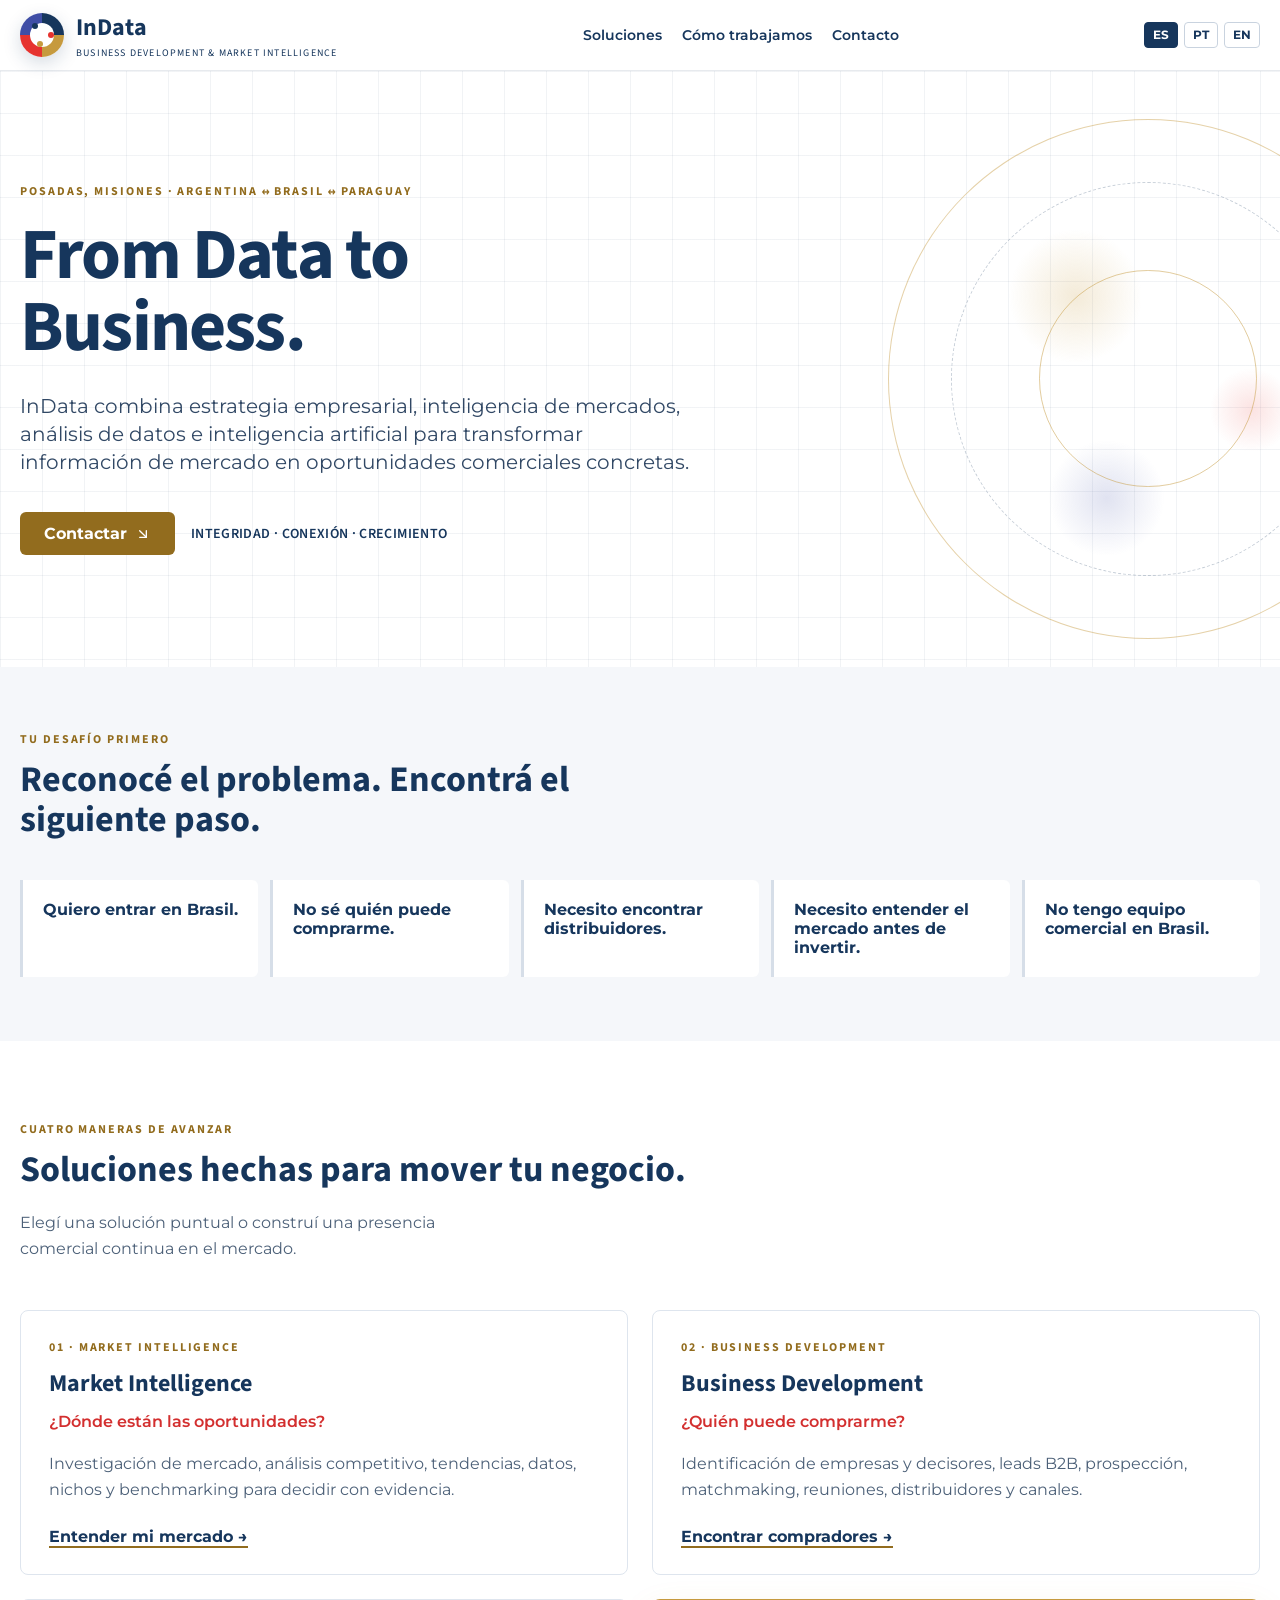
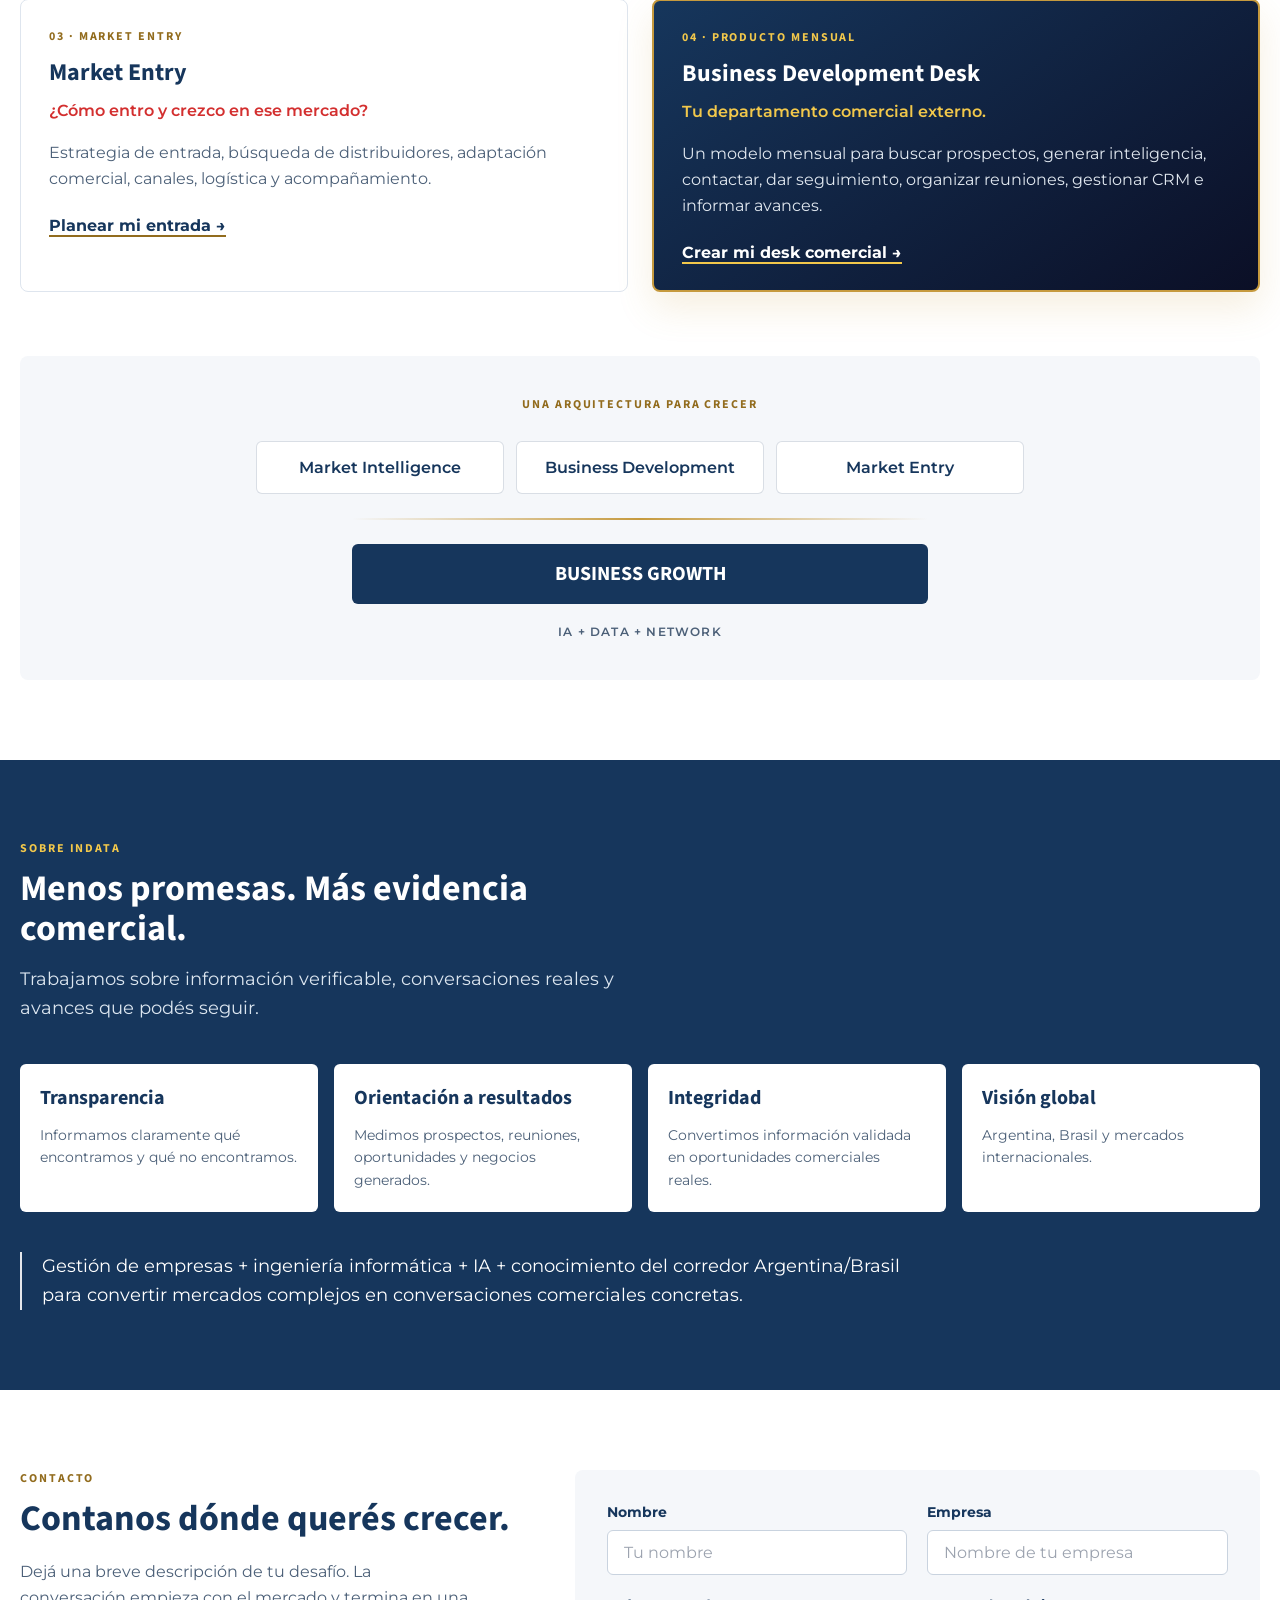
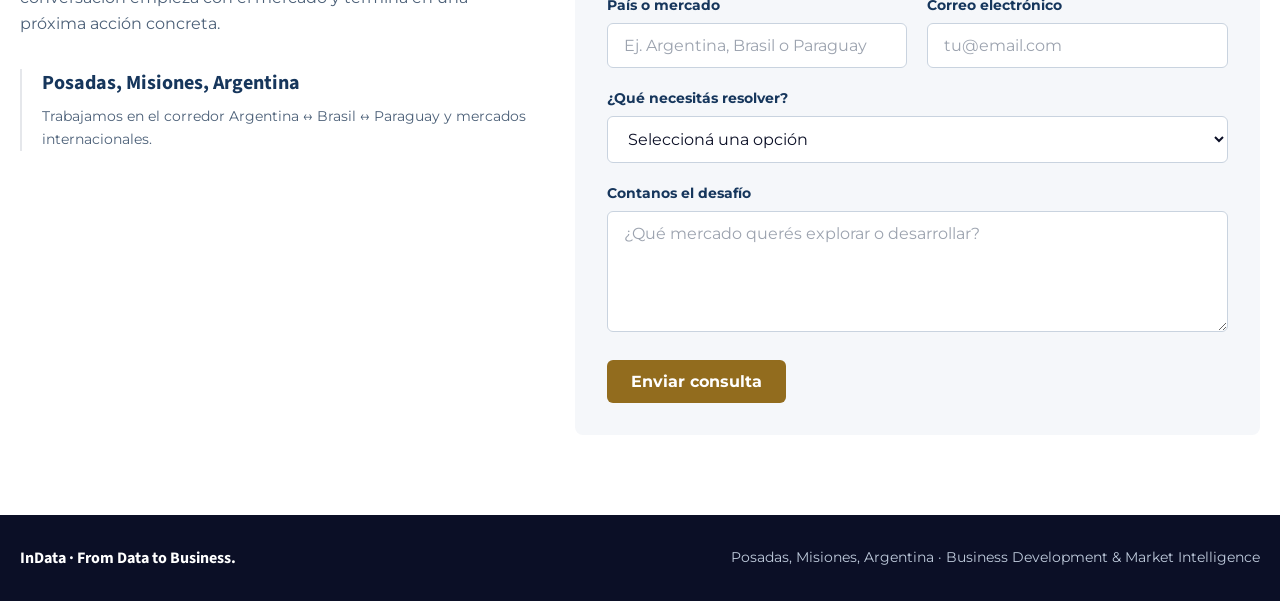
<file: index.html>
<!DOCTYPE html>
<html lang="es" class="scroll-smooth">
<head>
  <meta charset="UTF-8">
  <meta name="viewport" content="width=device-width, initial-scale=1.0">
  <title>InData — Business Development &amp; Market Intelligence | Posadas, Misiones</title>
  <meta name="description" content="Estrategia comercial e inteligencia de mercados con sede en Posadas, Misiones. Conectamos oportunidades entre Argentina, Brasil y Paraguay.">
  
  <!-- Meta Etiquetas Geográficas (SEO Local Posadas, Misiones) -->
  <meta name="geo.region" content="AR-N">
  <meta name="geo.placename" content="Posadas, Misiones, Argentina">
  <meta name="geo.position" content="-27.367083;-55.896083">
  <meta name="ICBM" content="-27.367083, -55.896083">

  <!-- Preconexiones a Fuentes de Google -->
  
  <!-- NUEVA ESTRUCTURA OPTIMIZADA: -->
  <link rel="preconnect" href="https://fonts.googleapis.com">
  <link rel="preconnect" href="https://fonts.gstatic.com" crossorigin>
  <link rel="preload" as="style" href="https://fonts.googleapis.com/css2?family=Montserrat:wght@400;600;700&family=Source+Sans+Pro:wght@400;600;700&display=swap">
  <link rel="stylesheet" href="https://fonts.googleapis.com/css2?family=Montserrat:wght@400;600;700&family=Source+Sans+Pro:wght@400;600;700&display=swap">
  

  <!-- Tailwind CSS cargado síncronamente para evitar saltos de Maquetación (CLS) -->
  <!script src="https://cdn.tailwindcss.com"><!/script>
  <link rel="stylesheet" href="./css/styles.min.css">

  <!-- Esquema de Organización Local (JSON-LD) -->
  <script type="application/ld+json">
  {
    "@context": "https://schema.org",
    "@type": "ProfessionalService",
    "name": "InData",
    "url": "https://www.indataglobal.com.ar",
    "description": "Business Development & Market Intelligence en el corredor Argentina, Brasil y Paraguay.",
    "address": {
      "@type": "PostalAddress",
      "addressLocality": "Posadas",
      "addressRegion": "Misiones",
      "addressCountry": "AR"
    },
    "geo": {
      "@type": "GeoCoordinates",
      "latitude": -27.367083,
      "longitude": -55.896083
    },
    "areaServed": [
      "Posadas",
      "Misiones",
      "Argentina",
      "Brasil",
      "Paraguay"
    ]
  }
  </script>

  <style>
    :root {
      --navy: #16365C;
      --deep: #0B0F26;
      --gold: #C69A3E;
      --gold-accessible: #926C1E; /* Accesibilidad WCAG AA para fuentes claras */
      --red: #E6332F;
      --paper: #FFFFFF;
      --mist: #F5F7FA;
    }

    * { box-sizing: border-box; }
    
    /* Reserva explícita de layout para prevenir CLS durante renderizado */
    html, body {
      margin: 0;
      width: 100%;
      min-height: 100vh;
      font-family: "Montserrat", sans-serif;
      color: var(--deep);
      overflow-x: hidden;
      background-color: #FFFFFF;
    }

    .brand-font { font-family: "Source Sans Pro", sans-serif; }
    .section-anchor { scroll-margin-top: 88px; }

    .site-header {
      background: rgba(255, 255, 255, 0.93);
      backdrop-filter: blur(14px);
      border-bottom: 1px solid rgba(22, 54, 92, 0.10);
      min-height: 68px; /* Previene movimiento del header */
    }

    .brand-symbol {
      width: 44px; height: 44px; border-radius: 50%;
      position: relative; overflow: hidden; flex: 0 0 auto;
      box-shadow: 0 6px 18px rgba(22, 54, 92, 0.18);
      background: conic-gradient(var(--navy) 0 25%, var(--gold) 25% 50%, var(--red) 50% 75%, #3F4EA6 75% 100%);
    }
    .brand-symbol::after {
      content: ""; position: absolute; inset: 10px; border-radius: 50%;
      background: white;
    }
    .brand-symbol .node {
      position: absolute; z-index: 2; width: 6px; height: 6px; border-radius: 50%; background: var(--navy);
    }
    .brand-symbol .n1 { left: 12px; top: 10px; }
    .brand-symbol .n2 { right: 10px; top: 19px; background: var(--red); }
    .brand-symbol .n3 { left: 17px; bottom: 10px; background: var(--gold); }

    .hero-grid {
      background-image:
        linear-gradient(rgba(22, 54, 92, .06) 1px, transparent 1px),
        linear-gradient(90deg, rgba(22, 54, 92, .06) 1px, transparent 1px);
      background-size: 42px 42px;
      min-height: 400px; /* Previene colapso del Hero antes de cargar clases */
    }
    
    .hero-orbit {
      width: min(48vw, 520px); aspect-ratio: 1; border-radius: 50%;
      position: absolute; right: -10vw; top: 8%;
      border: 1px solid rgba(198, 154, 62, .45);
      background: radial-gradient(circle at 36% 34%, rgba(198, 154, 62, .20), transparent 14%),
        radial-gradient(circle at 70% 56%, rgba(230, 51, 47, .14), transparent 9%),
        radial-gradient(circle at 42% 73%, rgba(63, 78, 166, .16), transparent 12%);
      animation: drift 9s ease-in-out infinite;
    }
    .hero-orbit::before, .hero-orbit::after {
      content: ""; position: absolute; border-radius: 50%; inset: 12%;
      border: 1px dashed rgba(22, 54, 92, .24);
    }
    .hero-orbit::after { inset: 29%; border-style: solid; border-color: rgba(198, 154, 62, .50); }
    @keyframes drift { 50% { transform: translate(-14px, 16px) rotate(8deg); } }

    .eyebrow {
      letter-spacing: .16em;
      text-transform: uppercase;
      font-family: "Source Sans Pro", sans-serif;
      font-weight: 700;
      font-size: .75rem;
    }

    .eyebrow-accessible {
      color: var(--gold-accessible);
    }

    .question-link {
      border-left: 3px solid #D6DEE8;
      transition: all .22s ease;
    }
    .question-link:hover, .question-link:focus-visible {
      border-left-color: var(--gold);
      background: #fff;
      transform: translateX(4px);
    }

    .solution-card {
      border: 1px solid #DEE5EE;
      transition: transform .25s ease, box-shadow .25s ease;
    }
    .solution-card:hover { transform: translateY(-5px); box-shadow: 0 16px 40px rgba(22, 54, 92, .12); }
    .desk-card {
      border: 2px solid var(--gold);
      box-shadow: 0 16px 36px rgba(198, 154, 62, .16);
      background: linear-gradient(145deg, #16365C, #0B0F26);
    }

    .architecture-line {
      height: 2px; background: linear-gradient(90deg, transparent, var(--gold), transparent);
    }
    .arch-pill {
      border: 1px solid rgba(22, 54, 92, .16);
      background: #fff;
    }

    .focus-ring:focus-visible, button:focus-visible, a:focus-visible, select:focus-visible, input:focus-visible, textarea:focus-visible {
      outline: 3px solid rgba(198, 154, 62, .55);
      outline-offset: 3px;
    }

    @media (max-width: 760px) {
      .desktop-nav { display: none; }
      .hero-orbit { width: 92vw; right: -30vw; top: 13%; opacity: .65; }
    }
  </style>
</head>

<body class="w-full">
  <header class="site-header sticky top-0 z-30">
    <div class="w-full max-w-7xl mx-auto px-5 py-3 flex items-center justify-between gap-4">
      <a href="#inicio" class="flex items-center gap-3 focus-ring rounded-md" aria-label="InData inicio">
        <div class="brand-symbol" aria-hidden="true">
          <span class="node n1"></span>
          <span class="node n2"></span>
          <span class="node n3"></span>
        </div>
        <div class="leading-none">
          <div class="brand-font font-bold text-2xl text-[#16365C]">InData</div>
          <div class="brand-font text-[10px] tracking-[.12em] uppercase text-[#16365C] mt-1">Business Development &amp; Market Intelligence</div>
        </div>
      </a>
      
      <nav class="desktop-nav" aria-label="Navegación principal">
        <ul class="flex items-center gap-5 text-sm font-semibold text-[#16365C]">
          <li><a class="focus-ring rounded hover:text-[#C69A3E] transition" href="#soluciones" data-i18n="nav_solutions">Soluciones</a></li>
          <li><a class="focus-ring rounded hover:text-[#C69A3E] transition" href="#metodo" data-i18n="nav_method">Cómo trabajamos</a></li>
          <li><a class="focus-ring rounded hover:text-[#C69A3E] transition" href="#contacto" data-i18n="nav_contact">Contacto</a></li>
        </ul>
      </nav>
      
      <div class="flex items-center gap-1.5">
        <button id="language-es" type="button" class="focus-ring rounded px-2 py-1 text-xs font-bold text-white border border-[#16365C] bg-[#16365C]" aria-pressed="true">ES</button>
        <button id="language-pt" type="button" class="focus-ring rounded px-2 py-1 text-xs font-bold text-[#16365C] border border-[#C9D3DF]" aria-pressed="false">PT</button>
        <button id="language-en" type="button" class="focus-ring rounded px-2 py-1 text-xs font-bold text-[#16365C] border border-[#C9D3DF]" aria-pressed="false">EN</button>
      </div>
    </div>
  </header>

  <main>
    <section id="inicio" class="section-anchor hero-grid relative overflow-hidden">
      <div class="hero-orbit" aria-hidden="true"></div>
      <div class="w-full max-w-7xl mx-auto px-5 pt-20 pb-20 md:pt-28 md:pb-28 relative">
        <div class="max-w-3xl">
          <div class="eyebrow eyebrow-accessible mb-5">Posadas, Misiones · Argentina ↔ Brasil ↔ Paraguay</div>
          <h1 class="brand-font font-bold text-[#16365C] text-5xl md:text-7xl leading-[.95] tracking-tight max-w-2xl">From Data to Business.</h1>
          <p class="mt-7 text-lg md:text-xl leading-relaxed text-[#314865] max-w-2xl" data-i18n="hero_desc">InData combina estrategia empresarial, inteligencia de mercados, análisis de datos e inteligencia artificial para transformar información de mercado en oportunidades comerciales concretas.</p>
          <div class="mt-9 flex flex-wrap items-center gap-4">
            <a class="focus-ring inline-flex items-center gap-2 rounded-md px-6 py-3 font-bold text-white bg-[#926C1E] hover:bg-[#785717] transition" href="#contacto">
              <span data-i18n="hero_cta">Contactar</span>
              <!-- SVG Inline nativo (sin depender de scripts externos) -->
              <svg xmlns="http://www.w3.org/2000/svg" class="w-4 h-4" viewBox="0 0 24 24" fill="none" stroke="currentColor" stroke-width="2" stroke-linecap="round" stroke-linejoin="round" aria-hidden="true"><line x1="7" y1="7" x2="17" y2="17"></line><polyline points="17 7 17 17 7 17"></polyline></svg>
            </a>
            <p class="brand-font font-semibold text-sm tracking-wide text-[#16365C]" data-i18n="hero_pillars">INTEGRIDAD · CONEXIÓN · CRECIMIENTO</p>
          </div>
        </div>
      </div>
    </section>

    <section class="section-anchor bg-[#F5F7FA] py-16 md:py-20">
      <div class="w-full max-w-7xl mx-auto px-5">
        <div class="max-w-2xl mb-10">
          <p class="eyebrow eyebrow-accessible mb-3" data-i18n="questions_eyebrow">Tu desafío primero</p>
          <h2 class="brand-font font-bold text-3xl md:text-4xl text-[#16365C]" data-i18n="questions_title">Reconocé el problema. Encontrá el siguiente paso.</h2>
        </div>
        <div class="grid md:grid-cols-2 lg:grid-cols-5 gap-3">
          <a href="#market-entry" class="question-link focus-ring rounded-r-md p-5 bg-white font-bold text-[#16365C]" data-i18n="q1">Quiero entrar en Brasil.</a>
          <a href="#business-development" class="question-link focus-ring rounded-r-md p-5 bg-white font-bold text-[#16365C]" data-i18n="q2">No sé quién puede comprarme.</a>
          <a href="#business-development" class="question-link focus-ring rounded-r-md p-5 bg-white font-bold text-[#16365C]" data-i18n="q3">Necesito encontrar distribuidores.</a>
          <a href="#market-intelligence" class="question-link focus-ring rounded-r-md p-5 bg-white font-bold text-[#16365C]" data-i18n="q4">Necesito entender el mercado antes de invertir.</a>
          <a href="#business-desk" class="question-link focus-ring rounded-r-md p-5 bg-white font-bold text-[#16365C]" data-i18n="q5">No tengo equipo comercial en Brasil.</a>
        </div>
      </div>
    </section>

    <section id="soluciones" class="section-anchor py-20">
      <div class="w-full max-w-7xl mx-auto px-5">
        <div class="flex flex-col md:flex-row md:items-end justify-between gap-5 mb-12">
          <div>
            <p class="eyebrow eyebrow-accessible mb-3" data-i18n="sol_eyebrow">Cuatro maneras de avanzar</p>
            <h2 class="brand-font font-bold text-3xl md:text-4xl text-[#16365C]" data-i18n="sol_title">Soluciones hechas para mover tu negocio.</h2>
          </div>
          <p class="max-w-md leading-relaxed text-[#4C6078]" data-i18n="sol_desc">Elegí una solución puntual o construí una presencia comercial continua en el mercado.</p>
        </div>
        
        <div class="grid md:grid-cols-2 gap-6">
          <article id="market-intelligence" class="solution-card section-anchor rounded-lg bg-white p-7">
            <p class="eyebrow eyebrow-accessible">01 · MARKET INTELLIGENCE</p>
            <h3 class="brand-font font-bold text-2xl text-[#16365C] mt-3">Market Intelligence</h3>
            <p class="mt-3 font-semibold text-[#D32F2F]" data-i18n="s1_sub">¿Dónde están las oportunidades?</p>
            <p class="mt-5 leading-relaxed text-[#4C6078]" data-i18n="s1_desc">Investigación de mercado, análisis competitivo, tendencias, datos, nichos y benchmarking para decidir con evidencia.</p>
            <a href="#contacto" class="focus-ring inline-flex mt-6 font-bold text-[#16365C] underline decoration-[#926C1E] decoration-2 underline-offset-4" data-i18n="s1_link">Entender mi mercado →</a>
          </article>

          <article id="business-development" class="solution-card section-anchor rounded-lg bg-white p-7">
            <p class="eyebrow eyebrow-accessible">02 · BUSINESS DEVELOPMENT</p>
            <h3 class="brand-font font-bold text-2xl text-[#16365C] mt-3">Business Development</h3>
            <p class="mt-3 font-semibold text-[#D32F2F]" data-i18n="s2_sub">¿Quién puede comprarme?</p>
            <p class="mt-5 leading-relaxed text-[#4C6078]" data-i18n="s2_desc">Identificación de empresas y decisores, leads B2B, prospección, matchmaking, reuniones, distribuidores y canales.</p>
            <a href="#contacto" class="focus-ring inline-flex mt-6 font-bold text-[#16365C] underline decoration-[#926C1E] decoration-2 underline-offset-4" data-i18n="s2_link">Encontrar compradores →</a>
          </article>

          <article id="market-entry" class="solution-card section-anchor rounded-lg bg-white p-7">
            <p class="eyebrow eyebrow-accessible">03 · MARKET ENTRY</p>
            <h3 class="brand-font font-bold text-2xl text-[#16365C] mt-3">Market Entry</h3>
            <p class="mt-3 font-semibold text-[#D32F2F]" data-i18n="s3_sub">¿Cómo entro y crezco en ese mercado?</p>
            <p class="mt-5 leading-relaxed text-[#4C6078]" data-i18n="s3_desc">Estrategia de entrada, búsqueda de distribuidores, adaptación comercial, canales, logística y acompañamiento.</p>
            <a href="#contacto" class="focus-ring inline-flex mt-6 font-bold text-[#16365C] underline decoration-[#926C1E] decoration-2 underline-offset-4" data-i18n="s3_link">Planear mi entrada →</a>
          </article>

          <article id="business-desk" class="desk-card section-anchor rounded-lg p-7 text-white">
            <p class="eyebrow text-[#F2C84B]" data-i18n="s4_eyebrow">04 · PRODUCTO MENSUAL</p>
            <h3 class="brand-font font-bold text-2xl text-white mt-3">Business Development Desk</h3>
            <p class="mt-3 font-semibold text-[#F2C84B]" data-i18n="s4_sub">Tu departamento comercial externo.</p>
            <p class="mt-5 leading-relaxed text-[#E1E8F0]" data-i18n="s4_desc">Un modelo mensual para buscar prospectos, generar inteligencia, contactar, dar seguimiento, organizar reuniones, gestionar CRM e informar avances.</p>
            <a href="#contacto" class="focus-ring inline-flex mt-6 font-bold text-white underline decoration-[#F2C84B] decoration-2 underline-offset-4" data-i18n="s4_link">Crear mi desk comercial →</a>
          </article>
        </div>

        <div class="mt-16 rounded-lg bg-[#F5F7FA] p-7 md:p-10">
          <p class="eyebrow eyebrow-accessible text-center" data-i18n="arch_eyebrow">Una arquitectura para crecer</p>
          <div class="grid grid-cols-1 sm:grid-cols-3 gap-3 mt-7 max-w-3xl mx-auto">
            <div class="arch-pill rounded-md px-3 py-4 text-center font-semibold text-[#16365C]">Market Intelligence</div>
            <div class="arch-pill rounded-md px-3 py-4 text-center font-semibold text-[#16365C]">Business Development</div>
            <div class="arch-pill rounded-md px-3 py-4 text-center font-semibold text-[#16365C]">Market Entry</div>
          </div>
          <div class="architecture-line max-w-xl mx-auto my-6"></div>
          <div class="brand-font max-w-xl mx-auto rounded-md bg-[#16365C] px-5 py-4 text-center font-bold text-white text-xl">BUSINESS GROWTH</div>
          <p class="mt-5 text-center font-semibold tracking-widest text-[#4C6078] text-xs uppercase">IA + DATA + NETWORK</p>
        </div>
      </div>
    </section>

    <section id="metodo" class="section-anchor bg-[#16365C] py-20">
      <div class="w-full max-w-7xl mx-auto px-5">
        <div class="max-w-2xl">
          <p class="eyebrow text-[#F2C84B] mb-3" data-i18n="about_eyebrow">Sobre InData</p>
          <h2 class="brand-font font-bold text-3xl md:text-4xl text-white" data-i18n="about_title">Menos promesas. Más evidencia comercial.</h2>
          <p class="mt-4 leading-relaxed text-[#DCE6F0] text-lg" data-i18n="about_desc">Trabajamos sobre información verificable, conversaciones reales y avances que podés seguir.</p>
        </div>
        
        <div class="grid sm:grid-cols-2 lg:grid-cols-4 gap-4 mt-10">
          <article class="rounded-md p-5 bg-white">
            <h3 class="brand-font font-bold text-xl text-[#16365C]" data-i18n="val1_title">Transparencia</h3>
            <p class="mt-3 text-sm leading-relaxed text-[#4C6078]" data-i18n="val1_desc">Informamos claramente qué encontramos y qué no encontramos.</p>
          </article>
          <article class="rounded-md p-5 bg-white">
            <h3 class="brand-font font-bold text-xl text-[#16365C]" data-i18n="val2_title">Orientación a resultados</h3>
            <p class="mt-3 text-sm leading-relaxed text-[#4C6078]" data-i18n="val2_desc">Medimos prospectos, reuniones, oportunidades y negocios generados.</p>
          </article>
          <article class="rounded-md p-5 bg-white">
            <h3 class="brand-font font-bold text-xl text-[#16365C]" data-i18n="val3_title">Integridad</h3>
            <p class="mt-3 text-sm leading-relaxed text-[#4C6078]" data-i18n="val3_desc">Convertimos información validada en oportunidades comerciales reales.</p>
          </article>
          <article class="rounded-md p-5 bg-white">
            <h3 class="brand-font font-bold text-xl text-[#16365C]" data-i18n="val4_title">Visión global</h3>
            <p class="mt-3 text-sm leading-relaxed text-[#4C6078]" data-i18n="val4_desc">Argentina, Brasil y mercados internacionales.</p>
          </article>
        </div>
        
        <p class="mt-10 max-w-4xl border-l-2 border-[#C69A3E] pl-5 text-lg leading-relaxed text-white" data-i18n="about_footer">Gestión de empresas + ingeniería informática + IA + conocimiento del corredor Argentina/Brasil para convertir mercados complejos en conversaciones comerciales concretas.</p>
      </div>
    </section>

    <section id="contacto" class="section-anchor py-20 bg-white">
      <div class="w-full max-w-7xl mx-auto px-5 grid lg:grid-cols-[.85fr_1.15fr] gap-12">
        <div>
          <p class="eyebrow eyebrow-accessible mb-3" data-i18n="contact_eyebrow">Contacto</p>
          <h2 class="brand-font font-bold text-3xl md:text-4xl text-[#16365C]" data-i18n="contact_title">Contanos dónde querés crecer.</h2>
          <p class="mt-5 leading-relaxed text-[#4C6078] max-w-md" data-i18n="contact_desc">Dejá una breve descripción de tu desafío. La conversación empieza con el mercado y termina en una próxima acción concreta.</p>
          
          <div class="mt-8 border-l-2 border-[#C69A3E] pl-5">
            <p class="brand-font font-bold text-xl text-[#16365C]">Posadas, Misiones, Argentina</p>
            <p class="mt-2 text-sm leading-relaxed text-[#4C6078]" data-i18n="contact_region">Trabajamos en el corredor Argentina ↔ Brasil ↔ Paraguay y mercados internacionales.</p>
          </div>
        </div>

        <form id="contact-form" action="https://api.web3forms.com/submit" method="POST" class="rounded-lg bg-[#F5F7FA] p-6 md:p-8">
          <input type="hidden" name="access_key" value="6e611c80-e403-4f07-ae77-5bf7fe103709">

          <div class="grid md:grid-cols-2 gap-5">
            <div>
              <label class="block text-sm font-bold text-[#16365C] mb-2" for="name" data-i18n="lbl_name">Nombre</label>
              <input id="name" name="name" required type="text" class="focus-ring w-full rounded-md border border-[#C9D3DF] bg-white px-4 py-3 text-[#0B0F26]" placeholder="Tu nombre" data-i18n-ph="ph_name">
            </div>
            <div>
              <label class="block text-sm font-bold text-[#16365C] mb-2" for="company" data-i18n="lbl_company">Empresa</label>
              <input id="company" name="company" required type="text" class="focus-ring w-full rounded-md border border-[#C9D3DF] bg-white px-4 py-3 text-[#0B0F26]" placeholder="Nombre de tu empresa" data-i18n-ph="ph_company">
            </div>
            <div>
              <label class="block text-sm font-bold text-[#16365C] mb-2" for="country" data-i18n="lbl_country">País o mercado</label>
              <input id="country" name="country" required type="text" class="focus-ring w-full rounded-md border border-[#C9D3DF] bg-white px-4 py-3 text-[#0B0F26]" placeholder="Ej. Argentina, Brasil o Paraguay" data-i18n-ph="ph_country">
            </div>
            <div>
              <label class="block text-sm font-bold text-[#16365C] mb-2" for="email" data-i18n="lbl_email">Correo electrónico</label>
              <input id="email" name="email" required type="email" class="focus-ring w-full rounded-md border border-[#C9D3DF] bg-white px-4 py-3 text-[#0B0F26]" placeholder="tu@email.com">
            </div>
            <div class="md:col-span-2">
              <label class="block text-sm font-bold text-[#16365C] mb-2" for="solution" data-i18n="lbl_solution">¿Qué necesitás resolver?</label>
              <select id="solution" name="solution" required class="focus-ring w-full rounded-md border border-[#C9D3DF] bg-white px-4 py-3 text-[#0B0F26]">
                <option value="" data-i18n="opt_select">Seleccioná una opción</option>
                <option value="Market Intelligence">Market Intelligence</option>
                <option value="Business Development">Business Development</option>
                <option value="Market Entry">Market Entry</option>
                <option value="Business Development Desk">Business Development Desk</option>
                <option value="No estoy seguro / Not sure" data-i18n="opt_unsure">No estoy seguro</option>
              </select>
            </div>
          </div>

          <div class="mt-5">
            <label class="block text-sm font-bold text-[#16365C] mb-2" for="message" data-i18n="lbl_message">Contanos el desafío</label>
            <textarea id="message" name="message" required rows="5" class="focus-ring w-full resize-y rounded-md border border-[#C9D3DF] bg-white px-4 py-3 text-[#0B0F26]" placeholder="¿Qué mercado querés explorar o desarrollar?" data-i18n-ph="ph_message"></textarea>
          </div>

          <div class="mt-6 flex flex-wrap items-center gap-4">
            <button id="submit-button" type="submit" class="focus-ring rounded-md px-6 py-3 font-bold text-white bg-[#926C1E] hover:bg-[#785717] transition disabled:cursor-not-allowed disabled:opacity-60" data-i18n="btn_submit">Enviar consulta</button>
            <span id="sending-state" class="hidden text-sm font-semibold text-[#16365C]" aria-live="polite" data-i18n="sending_state">Enviando tu consulta…</span>
          </div>

          <p id="form-success" class="hidden mt-5 rounded-md bg-[#E6F4EA] px-4 py-3 text-sm font-semibold text-[#1F6B3A]" aria-live="polite" data-i18n="form_success">Gracias. Recibimos tu consulta y vamos a revisarla.</p>
          <p id="form-error" class="hidden mt-5 rounded-md bg-[#FCE8E7] px-4 py-3 text-sm font-semibold text-[#A52B29]" aria-live="polite" data-i18n="form_error">No pudimos enviar la consulta en este momento. Revisá los campos e intentá nuevamente.</p>
        </form>
      </div>
    </section>
  </main>

  <footer class="bg-[#0B0F26] py-8">
    <div class="w-full max-w-7xl mx-auto px-5 flex flex-col sm:flex-row justify-between gap-3">
      <p class="brand-font font-bold text-white">InData · From Data to Business.</p>
      <p class="text-sm text-[#BFCBDC]">Posadas, Misiones, Argentina · Business Development &amp; Market Intelligence</p>
    </div>
  </footer>

  <script>
    const translations = {
      es: {
        nav_solutions: "Soluciones",
        nav_method: "Cómo trabajamos",
        nav_contact: "Contacto",
        hero_desc: "InData combina estrategia empresarial, inteligencia de mercados, análisis de datos e inteligencia artificial para transformar información de mercado en oportunidades comerciales concretas.",
        hero_cta: "Contactar",
        hero_pillars: "INTEGRIDAD · CONEXIÓN · CRECIMIENTO",
        questions_eyebrow: "Tu desafío primero",
        questions_title: "Reconocé el problema. Encontrá el siguiente paso.",
        q1: "Quiero entrar en Brasil.",
        q2: "No sé quién puede comprarme.",
        q3: "Necesito encontrar distribuidores.",
        q4: "Necesito entender el mercado antes de invertir.",
        q5: "No tengo equipo comercial en Brasil.",
        sol_eyebrow: "Cuatro maneras de avanzar",
        sol_title: "Soluciones hechas para mover tu negocio.",
        sol_desc: "Elegí una solución puntual o construí una presencia comercial continua en el mercado.",
        s1_sub: "¿Dónde están las oportunidades?",
        s1_desc: "Investigación de mercado, análisis competitivo, tendencias, datos, nichos y benchmarking para decidir con evidencia.",
        s1_link: "Entender mi mercado →",
        s2_sub: "¿Quién puede comprarme?",
        s2_desc: "Identificación de empresas y decisores, leads B2B, prospección, matchmaking, reuniones, distribuidores y canales.",
        s2_link: "Encontrar compradores →",
        s3_sub: "¿Cómo entro y crezco en ese mercado?",
        s3_desc: "Estrategia de entrada, búsqueda de distribuidores, adaptación comercial, canales, logística y acompañamiento.",
        s3_link: "Planear mi entrada →",
        s4_eyebrow: "04 · PRODUCTO MENSUAL",
        s4_sub: "Tu departamento comercial externo.",
        s4_desc: "Un modelo mensual para buscar prospectos, generar inteligencia, contactar, dar seguimiento, organizar reuniones, gestionar CRM e informar avances.",
        s4_link: "Crear mi desk comercial →",
        arch_eyebrow: "Una arquitectura para crecer",
        about_eyebrow: "Sobre InData",
        about_title: "Menos promesas. Más evidencia comercial.",
        about_desc: "Trabajamos sobre información verificable, conversaciones reales y avances que podés seguir.",
        val1_title: "Transparencia",
        val1_desc: "Informamos claramente qué encontramos y qué no encontramos.",
        val2_title: "Orientación a resultados",
        val2_desc: "Medimos prospectos, reuniones, oportunidades y negocios generados.",
        val3_title: "Integridad",
        val3_desc: "Convertimos información validada en oportunidades comerciales reales.",
        val4_title: "Visión global",
        val4_desc: "Argentina, Brasil y mercados internacionales.",
        about_footer: "Gestión de empresas + ingeniería informática + IA + conocimiento del corredor Argentina/Brasil para convertir mercados complejos en conversaciones comerciales concretas.",
        contact_eyebrow: "Contacto",
        contact_title: "Contanos dónde querés crecer.",
        contact_desc: "Dejá una breve descripción de tu desafío. La conversación empieza con el mercado y termina en una próxima acción concreta.",
        contact_region: "Trabajamos en el corredor Argentina ↔ Brasil ↔ Paraguay y mercados internacionales.",
        lbl_name: "Nombre",
        ph_name: "Tu nombre",
        lbl_company: "Empresa",
        ph_company: "Nombre de tu empresa",
        lbl_country: "País o mercado",
        ph_country: "Ej. Argentina, Brasil o Paraguay",
        lbl_email: "Correo electrónico",
        lbl_solution: "¿Qué necesitás resolver?",
        opt_select: "Seleccioná una opción",
        opt_unsure: "No estoy seguro",
        lbl_message: "Contanos el desafío",
        ph_message: "¿Qué mercado querés explorar o desarrollar?",
        btn_submit: "Enviar consulta",
        sending_state: "Enviando tu consulta…",
        form_success: "Gracias. Recibimos tu consulta y vamos a revisarla.",
        form_error: "No pudimos enviar la consulta en este momento. Revisá los campos e intentá nuevamente."
      },
      pt: {
        nav_solutions: "Soluções",
        nav_method: "Como trabalhamos",
        nav_contact: "Contato",
        hero_desc: "InData combina estratégia empresarial, inteligência de mercado, análise de dados e inteligência artificial para transformar informações de mercado em oportunidades comerciais concretas.",
        hero_cta: "Entrar em contato",
        hero_pillars: "INTEGRIDADE · CONEXÃO · CRESCIMENTO",
        questions_eyebrow: "Seu desafio em primeiro lugar",
        questions_title: "Reconheça o problema. Encontre o próximo passo.",
        q1: "Quero entrar no Brasil.",
        q2: "Não sei quem pode comprar de mim.",
        q3: "Preciso encontrar distribuidores.",
        q4: "Preciso entender o mercado antes de investir.",
        q5: "Não tenho equipe comercial no Brasil.",
        sol_eyebrow: "Quatro formas de avançar",
        sol_title: "Soluções feitas para impulsionar seu negócio.",
        sol_desc: "Escolha uma solução pontual ou construa uma presença comercial contínua no mercado.",
        s1_sub: "Onde estão as oportunidades?",
        s1_desc: "Pesquisa de mercado, análise competitiva, tendências, dados, nichos e benchmarking para decidir com evidências.",
        s1_link: "Entender meu mercado →",
        s2_sub: "Quem pode comprar de mim?",
        s2_desc: "Identificação de empresas e decisores, leads B2B, prospecção, matchmaking, reuniões, distribuidores e canais.",
        s2_link: "Encontrar compradores →",
        s3_sub: "Como entro e cresço nesse mercado?",
        s3_desc: "Estratégia de entrada, busca de distribuidores, adaptação comercial, canais, logística e acompanhamento.",
        s3_link: "Planejar minha entrada →",
        s4_eyebrow: "04 · PRODUTO MENSAL",
        s4_sub: "Seu departamento comercial externo.",
        s4_desc: "Um modelo mensal para buscar prospects, gerar inteligência, contatar, acompanhar, organizar reuniões, gerenciar CRM e relatar avanços.",
        s4_link: "Criar meu desk comercial →",
        arch_eyebrow: "Uma arquitetura para crescer",
        about_eyebrow: "Sobre a InData",
        about_title: "Menos promessas. Mais evidência comercial.",
        about_desc: "Trabalhamos com informações verificáveis, conversas reais e progressos que você pode acompanhar.",
        val1_title: "Transparência",
        val1_desc: "Informamos claramente o que encontramos e o que não encontramos.",
        val2_title: "Orientação para resultados",
        val2_desc: "Medimos prospects, reuniões, oportunidades e negócios gerados.",
        val3_title: "Integridade",
        val3_desc: "Convertemos informações validadas em oportunidades comerciais reais.",
        val4_title: "Visão global",
        val4_desc: "Argentina, Brasil e mercados internacionais.",
        about_footer: "Gestão de empresas + engenharia de computação + IA + conhecimento do corredor Argentina/Brasil para converter mercados complexos em conversas comerciais concretas.",
        contact_eyebrow: "Contato",
        contact_title: "Conte-nos onde você quer crescer.",
        contact_desc: "Deixe uma breve descrição do seu desafio. A conversa começa com o mercado e termina em uma próxima ação concreta.",
        contact_region: "Trabalhamos no corredor Argentina ↔ Brasil ↔ Paraguai e mercados internacionais.",
        lbl_name: "Nome",
        ph_name: "Seu nome",
        lbl_company: "Empresa",
        ph_company: "Nome da sua empresa",
        lbl_country: "País ou mercado",
        ph_country: "Ex. Argentina, Brasil ou Paraguai",
        lbl_email: "E-mail",
        lbl_solution: "O que você precisa resolver?",
        opt_select: "Selecione uma opção",
        opt_unsure: "Não tenho certeza",
        lbl_message: "Conte-nos o seu desafio",
        ph_message: "Qual mercado você quer explorar ou desenvolver?",
        btn_submit: "Enviar mensagem",
        sending_state: "Enviando sua consulta…",
        form_success: "Obrigado. Recebemos sua mensagem e entraremos em contato.",
        form_error: "Não foi possível enviar sua mensagem no momento. Verifique os campos e tente novamente."
      },
      en: {
        nav_solutions: "Solutions",
        nav_method: "How we work",
        nav_contact: "Contact",
        hero_desc: "InData combines business strategy, market intelligence, data analysis, and AI to transform market insights into actionable commercial opportunities.",
        hero_cta: "Get in touch",
        hero_pillars: "INTEGRITY · CONNECTION · GROWTH",
        questions_eyebrow: "Your challenge first",
        questions_title: "Identify the problem. Find the next step.",
        q1: "I want to enter the Brazilian market.",
        q2: "I don't know who my potential buyers are.",
        q3: "I need to find local distributors.",
        q4: "I need market insights before investing.",
        q5: "I lack a sales team in Brazil.",
        sol_eyebrow: "Four ways forward",
        sol_title: "Solutions built to drive your business.",
        sol_desc: "Choose a targeted service or establish an ongoing commercial presence in the market.",
        s1_sub: "Where are the opportunities?",
        s1_desc: "Market research, competitive analysis, trend identification, data, market niches, and benchmarking for data-driven decisions.",
        s1_link: "Understand my market →",
        s2_sub: "Who is ready to buy?",
        s2_desc: "Company & decision-maker identification, B2B lead generation, prospecting, matchmaking, meeting scheduling, and channel strategy.",
        s2_link: "Find buyers →",
        s3_sub: "How do I enter and scale in this market?",
        s3_desc: "Market entry strategy, distributor sourcing, commercial localization, sales channels, logistics, and hands-on guidance.",
        s3_link: "Plan my entry →",
        s4_eyebrow: "04 · MONTHLY SERVICE",
        s4_sub: "Your outsourced business development team.",
        s4_desc: "A monthly model to prospect leads, generate market intelligence, outreach, follow up, schedule meetings, manage CRM, and report progress.",
        s4_link: "Set up my sales desk →",
        arch_eyebrow: "An architecture for growth",
        about_eyebrow: "About InData",
        about_title: "Fewer promises. More commercial evidence.",
        about_desc: "We rely on verifiable data, real-world business interactions, and measurable progress you can track.",
        val1_title: "Transparency",
        val1_desc: "We deliver clear findings on what we uncover and what we don't.",
        val2_title: "Results-driven",
        val2_desc: "We track prospects, meetings, qualified leads, and closed deals.",
        val3_title: "Integrity",
        val3_desc: "We convert validated information into real business opportunities.",
        val4_title: "Global vision",
        val4_desc: "Argentina, Brazil, and international markets.",
        about_footer: "Business management + computer engineering + AI + cross-border market expertise across Argentina and Brazil to turn complex markets into concrete business opportunities.",
        contact_eyebrow: "Contact",
        contact_title: "Tell us where you want to grow.",
        contact_desc: "Provide a brief description of your challenge. The strategy begins with market data and leads to actionable steps.",
        contact_region: "We operate across Argentina ↔ Brazil ↔ Paraguay and international markets.",
        lbl_name: "Full Name",
        ph_name: "Your name",
        lbl_company: "Company",
        ph_company: "Your company name",
        lbl_country: "Country or target market",
        ph_country: "E.g., Argentina, Brazil, or Paraguay",
        lbl_email: "Email address",
        lbl_solution: "What do you need to solve?",
        opt_select: "Select an option",
        opt_unsure: "Not sure yet",
        lbl_message: "Tell us about your challenge",
        ph_message: "Which market do you want to explore or expand into?",
        btn_submit: "Submit inquiry",
        sending_state: "Sending your inquiry…",
        form_success: "Thank you. We have received your message and will get back to you shortly.",
        form_error: "Unable to send your request at this moment. Please check the fields and try again."
      }
    };

    const languageButtons = {
      es: document.getElementById("language-es"),
      pt: document.getElementById("language-pt"),
      en: document.getElementById("language-en")
    };

    function setLanguage(language) {
      document.documentElement.lang = language === "pt" ? "pt-BR" : (language === "en" ? "en" : "es");
      
      Object.keys(languageButtons).forEach(lang => {
        const btn = languageButtons[lang];
        const isActive = lang === language;
        btn.setAttribute("aria-pressed", String(isActive));
        if (isActive) {
          btn.className = "focus-ring rounded px-2 py-1 text-xs font-bold text-white border border-[#16365C] bg-[#16365C]";
        } else {
          btn.className = "focus-ring rounded px-2 py-1 text-xs font-bold text-[#16365C] border border-[#C9D3DF]";
        }
      });

      const langData = translations[language];
      document.querySelectorAll("[data-i18n]").forEach(el => {
        const key = el.getAttribute("data-i18n");
        if (langData[key]) {
          el.textContent = langData[key];
        }
      });

      document.querySelectorAll("[data-i18n-ph]").forEach(el => {
        const key = el.getAttribute("data-i18n-ph");
        if (langData[key]) {
          el.setAttribute("placeholder", langData[key]);
        }
      });
    }

    languageButtons.es.addEventListener("click", () => setLanguage("es"));
    languageButtons.pt.addEventListener("click", () => setLanguage("pt"));
    languageButtons.en.addEventListener("click", () => setLanguage("en"));

    const form = document.getElementById("contact-form");
    const submitButton = document.getElementById("submit-button");
    const sendingState = document.getElementById("sending-state");
    const successState = document.getElementById("form-success");
    const errorState = document.getElementById("form-error");

    form.addEventListener("submit", async (event) => {
      event.preventDefault();
      successState.classList.add("hidden");
      errorState.classList.add("hidden");

      if (!form.checkValidity()) {
        form.reportValidity();
        return;
      }

      submitButton.disabled = true;
      sendingState.classList.remove("hidden");

      try {
        const formData = new FormData(form);
        const response = await fetch(form.action, {
          method: form.method,
          body: formData,
          headers: {
            'Accept': 'application/json'
          }
        });

        sendingState.classList.add("hidden");
        submitButton.disabled = false;

        if (response.ok) {
          form.reset();
          successState.classList.remove("hidden");
        } else {
          errorState.classList.remove("hidden");
        }
      } catch (err) {
        sendingState.classList.add("hidden");
        submitButton.disabled = false;
        errorState.classList.remove("hidden");
      }
    });

    document.addEventListener("DOMContentLoaded", () => {
      setLanguage("es");
    });
  </script>
</body>
</html>
</file>
<file: css/styles.min.css>
/*! tailwindcss v3.4.17 | MIT License | https://tailwindcss.com */
*,::after,::before{box-sizing:border-box;border:0 solid #e5e7eb}::after,::before{--tw-content:''}html{-webkit-text-size-adjust:100%;-moz-tab-size:4;tab-size:4;font-family:ui-sans-serif,system-ui,sans-serif;font-feature-settings:normal;font-variation-settings:normal;-webkit-tap-highlight-color:transparent}body{margin:0;line-height:inherit}hr{height:0;color:inherit;border-top-width:1px}abbr:where([title]){-webkit-text-decoration:underline dotted;text-decoration:underline dotted}h1,h2,h3,h4,h5,h6{font-size:inherit;font-weight:inherit}a{color:inherit;text-decoration:inherit}b,strong{font-weight:bolder}code,kbd,pre,samp{font-family:ui-monospace,SFMono-Regular,Menlo,Monaco,Consolas,monospace;font-size:1em}small{font-size:80%}sub,sup{font-size:75%;line-height:0;position:relative;vertical-align:baseline}sub{bottom:-.25em}sup{top:-.5em}table{text-indent:0;border-color:inherit;border-collapse:collapse}button,input,optgroup,select,textarea{font-family:inherit;font-size:100%;font-weight:inherit;line-height:inherit;color:inherit;margin:0;padding:0}button,select{text-transform:none}[type=button],[type=reset],[type=submit],button{-webkit-appearance:button;background-color:transparent;background-image:none}:-moz-focusring{outline:auto}:-moz-ui-invalid{box-shadow:none}progress{vertical-align:baseline}::-webkit-inner-spin-button,::-webkit-outer-spin-button{height:auto}[type=search]{-webkit-appearance:textfield;outline-offset:-2px}::-webkit-search-decoration{-webkit-appearance:none}::-webkit-file-upload-button{-webkit-appearance:button;font:inherit}summary{display:list-item}blockquote,dd,dl,figure,h1,h2,h3,h4,h5,h6,hr,p,pre{margin:0}fieldset{margin:0;padding:0}legend{padding:0}menu,ol,ul{list-style:none;margin:0;padding:0}dialog{padding:0}textarea{resize:vertical}input::placeholder,textarea::placeholder{opacity:1;color:#9ca3af}[role=button],button{cursor:pointer}:disabled{cursor:default}audio,canvas,embed,iframe,img,object,svg,video{display:block;vertical-align:middle}img,video{max-width:100%;height:auto}[hidden]{display:none}

/* Estilos estructurales y utilidades de Tailwind en index.html */
.sticky{position:sticky}.top-0{top:0}.z-30{z-index:30}.relative{position:relative}.overflow-hidden{overflow:hidden}.mx-auto{margin-left:auto;margin-right:auto}.my-6{margin-top:1.5rem;margin-bottom:1.5rem}.mb-2{margin-bottom:0.5rem}.mb-3{margin-bottom:0.75rem}.mb-5{margin-bottom:1.25rem}.mb-10{margin-bottom:2.5rem}.mb-12{margin-bottom:3rem}.mt-1{margin-top:0.25rem}.mt-2{margin-top:0.5rem}.mt-3{margin-top:0.75rem}.mt-4{margin-top:1rem}.mt-5{margin-top:1.25rem}.mt-6{margin-top:1.5rem}.mt-7{margin-top:1.75rem}.mt-8{margin-top:2rem}.mt-9{margin-top:2.25rem}.mt-10{margin-top:2.5rem}.mt-16{margin-top:4rem}.block{display:block}.flex{display:flex}.inline-flex{display:inline-flex}.grid{display:grid}.hidden{display:none}.h-4{height:1rem}.w-4{width:1rem}.w-full{width:100%}.max-w-2xl{max-width:42rem}.max-w-3xl{max-width:48rem}.max-w-4xl{max-width:56rem}.max-w-7xl{max-width:80rem}.max-w-md{max-width:28rem}.max-w-xl{max-width:36rem}.flex-col{flex-direction:column}.flex-wrap{flex-wrap:wrap}.items-center{align-items:center}.justify-between{justify-content:space-between}.gap-1\.5{gap:0.375rem}.gap-2{gap:0.5rem}.gap-3{gap:0.75rem}.gap-4{gap:1rem}.gap-5{gap:1.25rem}.gap-6{gap:1.5rem}.gap-12{gap:3rem}.rounded{border-radius:0.25rem}.rounded-lg{border-radius:0.5rem}.rounded-md{border-radius:0.375rem}.rounded-r-md{border-top-right-radius:0.375rem;border-bottom-right-radius:0.375rem}.border{border-width:1px}.border-l-2{border-left-width:2px}.border-\[\#16365C\]{border-color:#16365C}.border-\[\#C9D3DF\]{border-color:#C9D3DF}.bg-\[\#0B0F26\]{background-color:#0B0F26}.bg-\[\#16365C\]{background-color:#16365C}.bg-\[\#926C1E\]{background-color:#926C1E}.bg-\[\#E6F4EA\]{background-color:#E6F4EA}.bg-\[\#F5F7FA\]{background-color:#F5F7FA}.bg-\[\#FCE8E7\]{background-color:#FCE8E7}.bg-white{background-color:#ffffff}.p-5{padding:1.25rem}.p-6{padding:1.5rem}.p-7{padding:1.75rem}.px-2{padding-left:0.5rem;padding-right:0.5rem}.px-3{padding-left:0.75rem;padding-right:0.75rem}.px-4{padding-left:1rem;padding-right:1rem}.px-5{padding-left:1.25rem;padding-right:1.25rem}.px-6{padding-left:1.5rem;padding-right:1.5rem}.py-1{padding-top:0.25rem;padding-bottom:0.25rem}.py-3{padding-top:0.75rem;padding-bottom:0.75rem}.py-4{padding-top:1rem;padding-bottom:1rem}.py-8{padding-top:2rem;padding-bottom:2rem}.py-16{padding-top:4rem;padding-bottom:4rem}.py-20{padding-top:5rem;padding-bottom:5rem}.pb-20{padding-bottom:5rem}.pt-20{padding-top:5rem}.pl-5{padding-left:1.25rem}.text-center{text-align:center}.text-2xl{font-size:1.5rem;line-height:2rem}.text-3xl{font-size:1.875rem;line-height:2.25rem}.text-5xl{font-size:3rem;line-height:1}.text-lg{font-size:1.125rem;line-height:1.75rem}.text-sm{font-size:0.875rem;line-height:1.25rem}.text-xl{font-size:1.25rem;line-height:1.75rem}.text-xs{font-size:0.75rem;line-height:1rem}.text-\[10px\]{font-size:10px}.font-bold{font-weight:700}.font-semibold{font-weight:600}.uppercase{text-transform:uppercase}.tracking-wide{letter-spacing:0.025em}.tracking-widest{letter-spacing:0.1em}.tracking-tight{letter-spacing:-0.025em}.tracking-\[\.12em\]{letter-spacing:.12em}.leading-none{line-height:1}.leading-relaxed{line-height:1.625}.leading-\[\.95\]{line-height:.95}.text-\[\#0B0F26\]{color:#0B0F26}.text-\[\#16365C\]{color:#16365C}.text-\[\#1F6B3A\]{color:#1F6B3A}.text-\[\#314865\]{color:#314865}.text-\[\#4C6078\]{color:#4C6078}.text-\[\#A52B29\]{color:#A52B29}.text-\[\#BFCBDC\]{color:#BFCBDC}.text-\[\#D32F2F\]{color:#D32F2F}.text-\[\#DCE6F0\]{color:#DCE6F0}.text-\[\#E1E8F0\]{color:#E1E8F0}.text-\[\#F2C84B\]{color:#F2C84B}.text-white{color:#ffffff}.underline{text-decoration-line:underline}.decoration-\[\#926C1E\]{text-decoration-color:#926C1E}.decoration-\[\#F2C84B\]{text-decoration-color:#F2C84B}.decoration-2{text-decoration-thickness:2px}.underline-offset-4{text-underline-offset:4px}.transition{transition-property:color,background-color,border-color,text-decoration-color,fill,stroke,opacity,box-shadow,transform,filter,backdrop-filter;transition-timing-function:cubic-bezier(0.4,0,0.2,1);transition-duration:150ms}.hover\:brightness-95:hover{filter:brightness(.95)}.hover\:bg-\[\#785717\]:hover{background-color:#785717}.resize-y{resize:vertical}

/* Reglas Adaptativas (Media Queries) */
@media (min-width:640px){.sm\:flex-row{flex-direction:row}.sm\:grid-cols-2{grid-template-columns:repeat(2,minmax(0,1fr))}.sm\:grid-cols-3{grid-template-columns:repeat(3,minmax(0,1fr))}}
@media (min-width:768px){.md\:col-span-2{grid-column:span 2 / span 2}.md\:grid-cols-2{grid-template-columns:repeat(2,minmax(0,1fr))}.md\:p-8{padding:2rem}.md\:p-10{padding:2.5rem}.md\:pb-28{padding-bottom:7rem}.md\:pt-28{padding-top:7rem}.md\:text-4xl{font-size:2.25rem;line-height:2.5rem}.md\:text-7xl{font-size:4.5rem;line-height:1}.md\:text-xl{font-size:1.25rem;line-height:1.75rem}}
@media (min-width:1024px){.lg\:grid-cols-4{grid-template-columns:repeat(4,minmax(0,1fr))}.lg\:grid-cols-5{grid-template-columns:repeat(5,minmax(0,1fr))}.lg\:grid-cols-\[\.85fr_1\.15fr\]{grid-template-columns:.85fr 1.15fr}}
</file>
